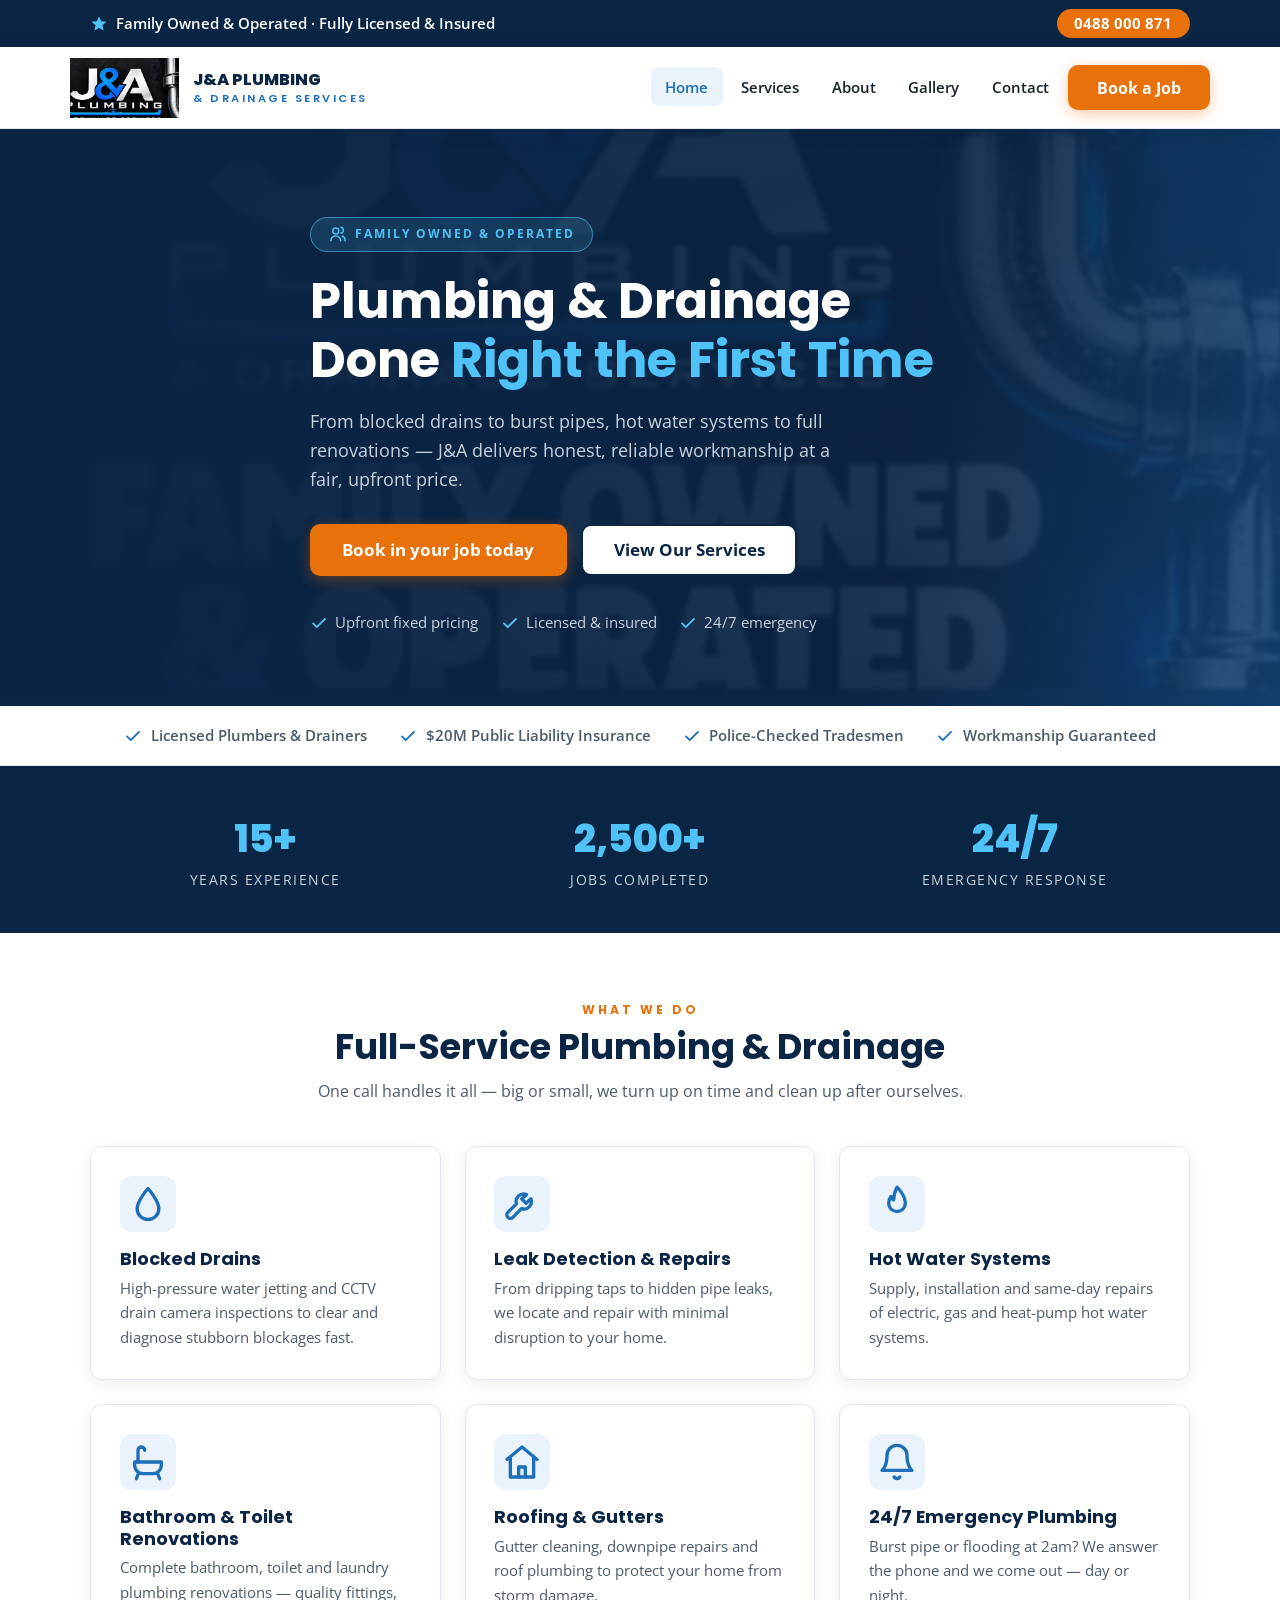
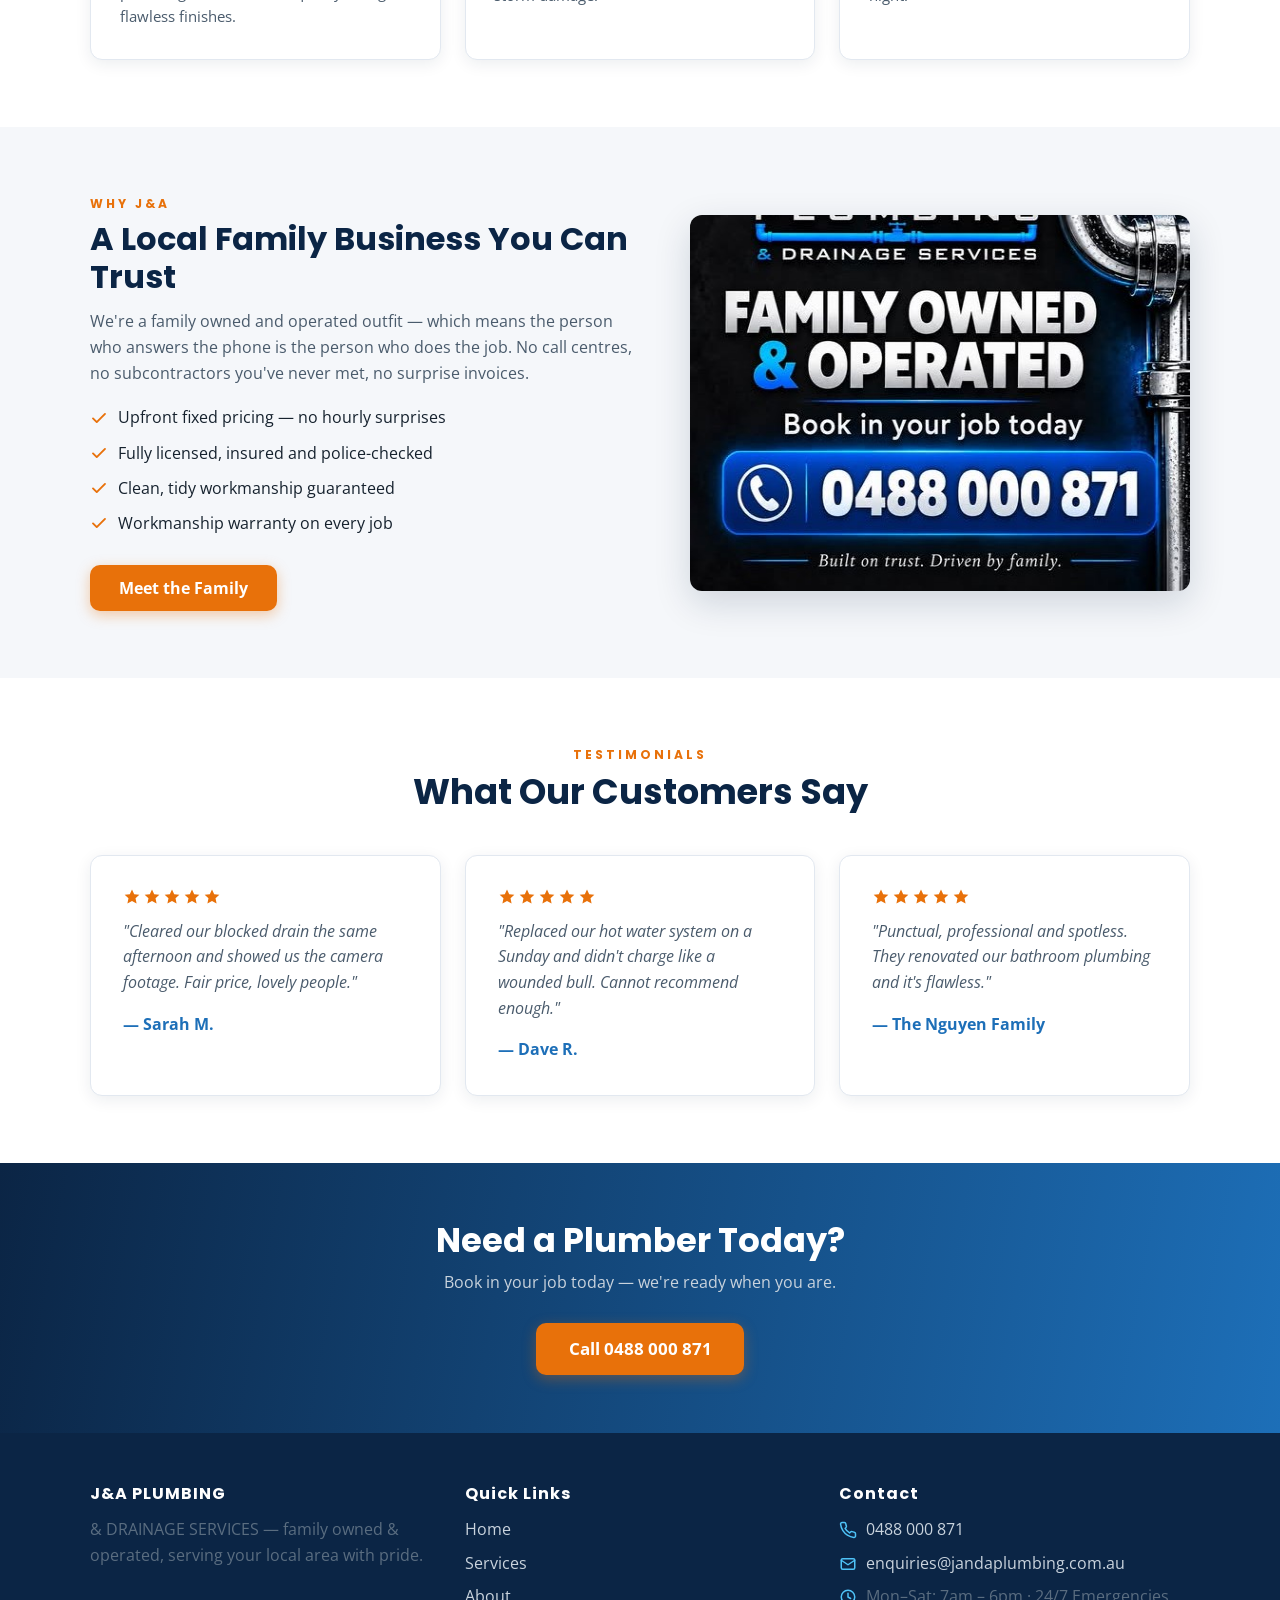
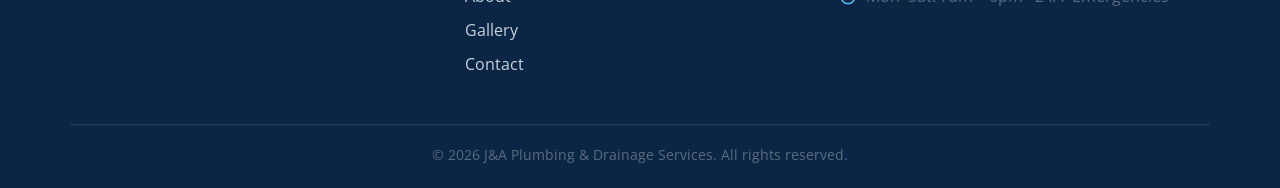
<file: index.html>
<!DOCTYPE html>
<html lang="en">
<head>
<meta charset="UTF-8">
<meta name="viewport" content="width=device-width, initial-scale=1.0">
<title>J&amp;A Plumbing &amp; Drainage Services — Family Owned &amp; Operated</title>
<meta name="description" content="J&A Plumbing & Drainage Services — family owned & operated. Blocked drains, leak repairs, hot water, emergency plumbing. Call 0488 000 871.">
<link rel="stylesheet" href="assets/styles.css">
</head>
<body>
<a class="skip" href="#main">Skip to main content</a>

<div class="topbar">
  <div class="wrap">
    <span class="trust"><svg class="ico ico-sm" aria-hidden="true"><use href="assets/sprite.svg#i-star"/></svg> Family Owned &amp; Operated · Fully Licensed &amp; Insured</span>
    <a class="call" href="tel:0488000871">0488 000 871</a>
  </div>
</div>

<header class="site">
  <div class="wrap nav">
    <a class="brand" href="index.html" aria-label="J&A Plumbing and Drainage Services — home">
      <img src="assets/logo-crop.png" alt="J&A Plumbing & Drainage Services logo">
      <span class="name">J&amp;A PLUMBING<small>&amp; DRAINAGE SERVICES</small></span>
    </a>
    <nav aria-label="Main navigation">
      <ul>
        <li><a class="nl active" href="index.html" aria-current="page">Home</a></li>
        <li><a class="nl" href="services.html">Services</a></li>
        <li><a class="nl" href="about.html">About</a></li>
        <li><a class="nl" href="gallery.html">Gallery</a></li>
        <li><a class="nl" href="contact.html">Contact</a></li>
        <li><a class="btn btn-primary" href="tel:0488000871">Book a Job</a></li>
      </ul>
    </nav>
  </div>
</header>

<section class="hero">
  <img class="bg" src="assets/banner-full.jpg" alt="" aria-hidden="true">
  <div class="wrap inner">
    <span class="kicker"><svg class="ico ico-sm" aria-hidden="true"><use href="assets/sprite.svg#i-users"/></svg> Family Owned &amp; Operated</span>
    <h1>Plumbing &amp; Drainage Done <span>Right the First Time</span></h1>
    <p class="lead">From blocked drains to burst pipes, hot water systems to full renovations — J&amp;A delivers honest, reliable workmanship at a fair, upfront price.</p>
    <div class="actions">
      <a class="btn btn-primary btn-lg" href="tel:0488000871">Book in your job today</a>
      <a class="btn btn-ghost btn-lg" href="services.html">View Our Services</a>
    </div>
    <div class="badges">
      <span><svg class="ico ico-sm" aria-hidden="true"><use href="assets/sprite.svg#i-check"/></svg> Upfront fixed pricing</span>
      <span><svg class="ico ico-sm" aria-hidden="true"><use href="assets/sprite.svg#i-check"/></svg> Licensed &amp; insured</span>
      <span><svg class="ico ico-sm" aria-hidden="true"><use href="assets/sprite.svg#i-check"/></svg> 24/7 emergency</span>
    </div>
  </div>
</section>

<div class="truststrip">
  <div class="wrap">
    <span><svg class="ico ico-sm" aria-hidden="true"><use href="assets/sprite.svg#i-check"/></svg> Licensed Plumbers &amp; Drainers</span>
    <span><svg class="ico ico-sm" aria-hidden="true"><use href="assets/sprite.svg#i-check"/></svg> $20M Public Liability Insurance</span>
    <span><svg class="ico ico-sm" aria-hidden="true"><use href="assets/sprite.svg#i-check"/></svg> Police-Checked Tradesmen</span>
    <span><svg class="ico ico-sm" aria-hidden="true"><use href="assets/sprite.svg#i-check"/></svg> Workmanship Guaranteed</span>
  </div>
</div>

<main id="main">

<section class="stats">
  <div class="wrap grid grid-3">
    <div><div class="num">15+</div><div class="lbl">Years Experience</div></div>
    <div><div class="num">2,500+</div><div class="lbl">Jobs Completed</div></div>
    <div><div class="num">24/7</div><div class="lbl">Emergency Response</div></div>
  </div>
</section>

<section class="block alt">
  <div class="wrap">
    <div class="section-head">
      <div class="eyebrow">What We Do</div>
      <h2>Full-Service Plumbing &amp; Drainage</h2>
      <p>One call handles it all — big or small, we turn up on time and clean up after ourselves.</p>
    </div>
    <div class="grid grid-3">
      <div class="card"><div class="icon"><svg class="ico ico-lg" aria-hidden="true"><use href="assets/sprite.svg#i-drop"/></svg></div><h3>Blocked Drains</h3><p>High-pressure water jetting and CCTV drain camera inspections to clear and diagnose stubborn blockages fast.</p></div>
      <div class="card"><div class="icon"><svg class="ico ico-lg" aria-hidden="true"><use href="assets/sprite.svg#i-wrench"/></svg></div><h3>Leak Detection &amp; Repairs</h3><p>From dripping taps to hidden pipe leaks, we locate and repair with minimal disruption to your home.</p></div>
      <div class="card"><div class="icon"><svg class="ico ico-lg" aria-hidden="true"><use href="assets/sprite.svg#i-flame"/></svg></div><h3>Hot Water Systems</h3><p>Supply, installation and same-day repairs of electric, gas and heat-pump hot water systems.</p></div>
      <div class="card"><div class="icon"><svg class="ico ico-lg" aria-hidden="true"><use href="assets/sprite.svg#i-bath"/></svg></div><h3>Bathroom &amp; Toilet Renovations</h3><p>Complete bathroom, toilet and laundry plumbing renovations — quality fittings, flawless finishes.</p></div>
      <div class="card"><div class="icon"><svg class="ico ico-lg" aria-hidden="true"><use href="assets/sprite.svg#i-house"/></svg></div><h3>Roofing &amp; Gutters</h3><p>Gutter cleaning, downpipe repairs and roof plumbing to protect your home from storm damage.</p></div>
      <div class="card"><div class="icon"><svg class="ico ico-lg" aria-hidden="true"><use href="assets/sprite.svg#i-bell"/></svg></div><h3>24/7 Emergency Plumbing</h3><p>Burst pipe or flooding at 2am? We answer the phone and we come out — day or night.</p></div>
    </div>
  </div>
</section>

<section class="block">
  <div class="wrap split">
    <div>
      <div class="section-head" style="text-align:left;margin:0 0 .4rem;"><div class="eyebrow">Why J&amp;A</div></div>
      <h2 style="font-size:2rem; margin-bottom:.8rem;">A Local Family Business You Can Trust</h2>
      <p style="color:var(--muted);">We're a family owned and operated outfit — which means the person who answers the phone is the person who does the job. No call centres, no subcontractors you've never met, no surprise invoices.</p>
      <ul class="checklist">
        <li><svg class="ico ico-sm" aria-hidden="true"><use href="assets/sprite.svg#i-check"/></svg> Upfront fixed pricing — no hourly surprises</li>
        <li><svg class="ico ico-sm" aria-hidden="true"><use href="assets/sprite.svg#i-check"/></svg> Fully licensed, insured and police-checked</li>
        <li><svg class="ico ico-sm" aria-hidden="true"><use href="assets/sprite.svg#i-check"/></svg> Clean, tidy workmanship guaranteed</li>
        <li><svg class="ico ico-sm" aria-hidden="true"><use href="assets/sprite.svg#i-check"/></svg> Workmanship warranty on every job</li>
      </ul>
      <a class="btn btn-primary" href="about.html">Meet the Family</a>
    </div>
    <div class="imgframe"><img src="assets/banner-wide.jpg" alt="J&A Plumbing & Drainage Services branded banner" loading="lazy" width="526" height="376"></div>
  </div>
</section>

<section class="block alt">
  <div class="wrap">
    <div class="section-head">
      <div class="eyebrow">Testimonials</div>
      <h2>What Our Customers Say</h2>
    </div>
    <div class="grid grid-3">
      <div class="quote"><div class="stars" aria-label="5 out of 5 stars"><svg class="ico ico-sm" aria-hidden="true"><use href="assets/sprite.svg#i-star"/></svg><svg class="ico ico-sm" aria-hidden="true"><use href="assets/sprite.svg#i-star"/></svg><svg class="ico ico-sm" aria-hidden="true"><use href="assets/sprite.svg#i-star"/></svg><svg class="ico ico-sm" aria-hidden="true"><use href="assets/sprite.svg#i-star"/></svg><svg class="ico ico-sm" aria-hidden="true"><use href="assets/sprite.svg#i-star"/></svg></div><p>"Cleared our blocked drain the same afternoon and showed us the camera footage. Fair price, lovely people."</p><cite>— Sarah M.</cite></div>
      <div class="quote"><div class="stars" aria-label="5 out of 5 stars"><svg class="ico ico-sm" aria-hidden="true"><use href="assets/sprite.svg#i-star"/></svg><svg class="ico ico-sm" aria-hidden="true"><use href="assets/sprite.svg#i-star"/></svg><svg class="ico ico-sm" aria-hidden="true"><use href="assets/sprite.svg#i-star"/></svg><svg class="ico ico-sm" aria-hidden="true"><use href="assets/sprite.svg#i-star"/></svg><svg class="ico ico-sm" aria-hidden="true"><use href="assets/sprite.svg#i-star"/></svg></div><p>"Replaced our hot water system on a Sunday and didn't charge like a wounded bull. Cannot recommend enough."</p><cite>— Dave R.</cite></div>
      <div class="quote"><div class="stars" aria-label="5 out of 5 stars"><svg class="ico ico-sm" aria-hidden="true"><use href="assets/sprite.svg#i-star"/></svg><svg class="ico ico-sm" aria-hidden="true"><use href="assets/sprite.svg#i-star"/></svg><svg class="ico ico-sm" aria-hidden="true"><use href="assets/sprite.svg#i-star"/></svg><svg class="ico ico-sm" aria-hidden="true"><use href="assets/sprite.svg#i-star"/></svg><svg class="ico ico-sm" aria-hidden="true"><use href="assets/sprite.svg#i-star"/></svg></div><p>"Punctual, professional and spotless. They renovated our bathroom plumbing and it's flawless."</p><cite>— The Nguyen Family</cite></div>
    </div>
  </div>
</section>

</main>

<div class="cta-band">
  <div class="wrap">
    <h2>Need a Plumber Today?</h2>
    <p>Book in your job today — we're ready when you are.</p>
    <a class="btn btn-primary btn-lg" href="tel:0488000871">Call 0488 000 871</a>
  </div>
</div>

<div class="mobile-cta">
  <a class="btn btn-primary" href="tel:0488000871">Book a Job — 0488 000 871</a>
  <a class="btn btn-ghost" href="contact.html">Get a Quote</a>
</div>

<footer class="site">
  <div class="wrap grid grid-3">
    <div>
      <h4>J&amp;A PLUMBING</h4>
      <p>&amp; DRAINAGE SERVICES — family owned &amp; operated, serving your local area with pride.</p>
    </div>
    <div>
      <h4>Quick Links</h4>
      <ul>
        <li><a href="index.html">Home</a></li>
        <li><a href="services.html">Services</a></li>
        <li><a href="about.html">About</a></li>
        <li><a href="gallery.html">Gallery</a></li>
        <li><a href="contact.html">Contact</a></li>
      </ul>
    </div>
    <div>
      <h4>Contact</h4>
      <ul>
        <li><svg class="ico ico-sm" aria-hidden="true"><use href="assets/sprite.svg#i-phone"/></svg> <a href="tel:0488000871">0488 000 871</a></li>
        <li><svg class="ico ico-sm" aria-hidden="true"><use href="assets/sprite.svg#i-mail"/></svg> <a href="mailto:enquiries@jandaplumbing.com.au">enquiries@jandaplumbing.com.au</a></li>
        <li><svg class="ico ico-sm" aria-hidden="true"><use href="assets/sprite.svg#i-clock"/></svg> Mon–Sat: 7am – 6pm · 24/7 Emergencies</li>
      </ul>
    </div>
  </div>
  <div class="wrap legal">© 2026 J&amp;A Plumbing &amp; Drainage Services. All rights reserved.</div>
</footer>

</body>
</html>
</file>
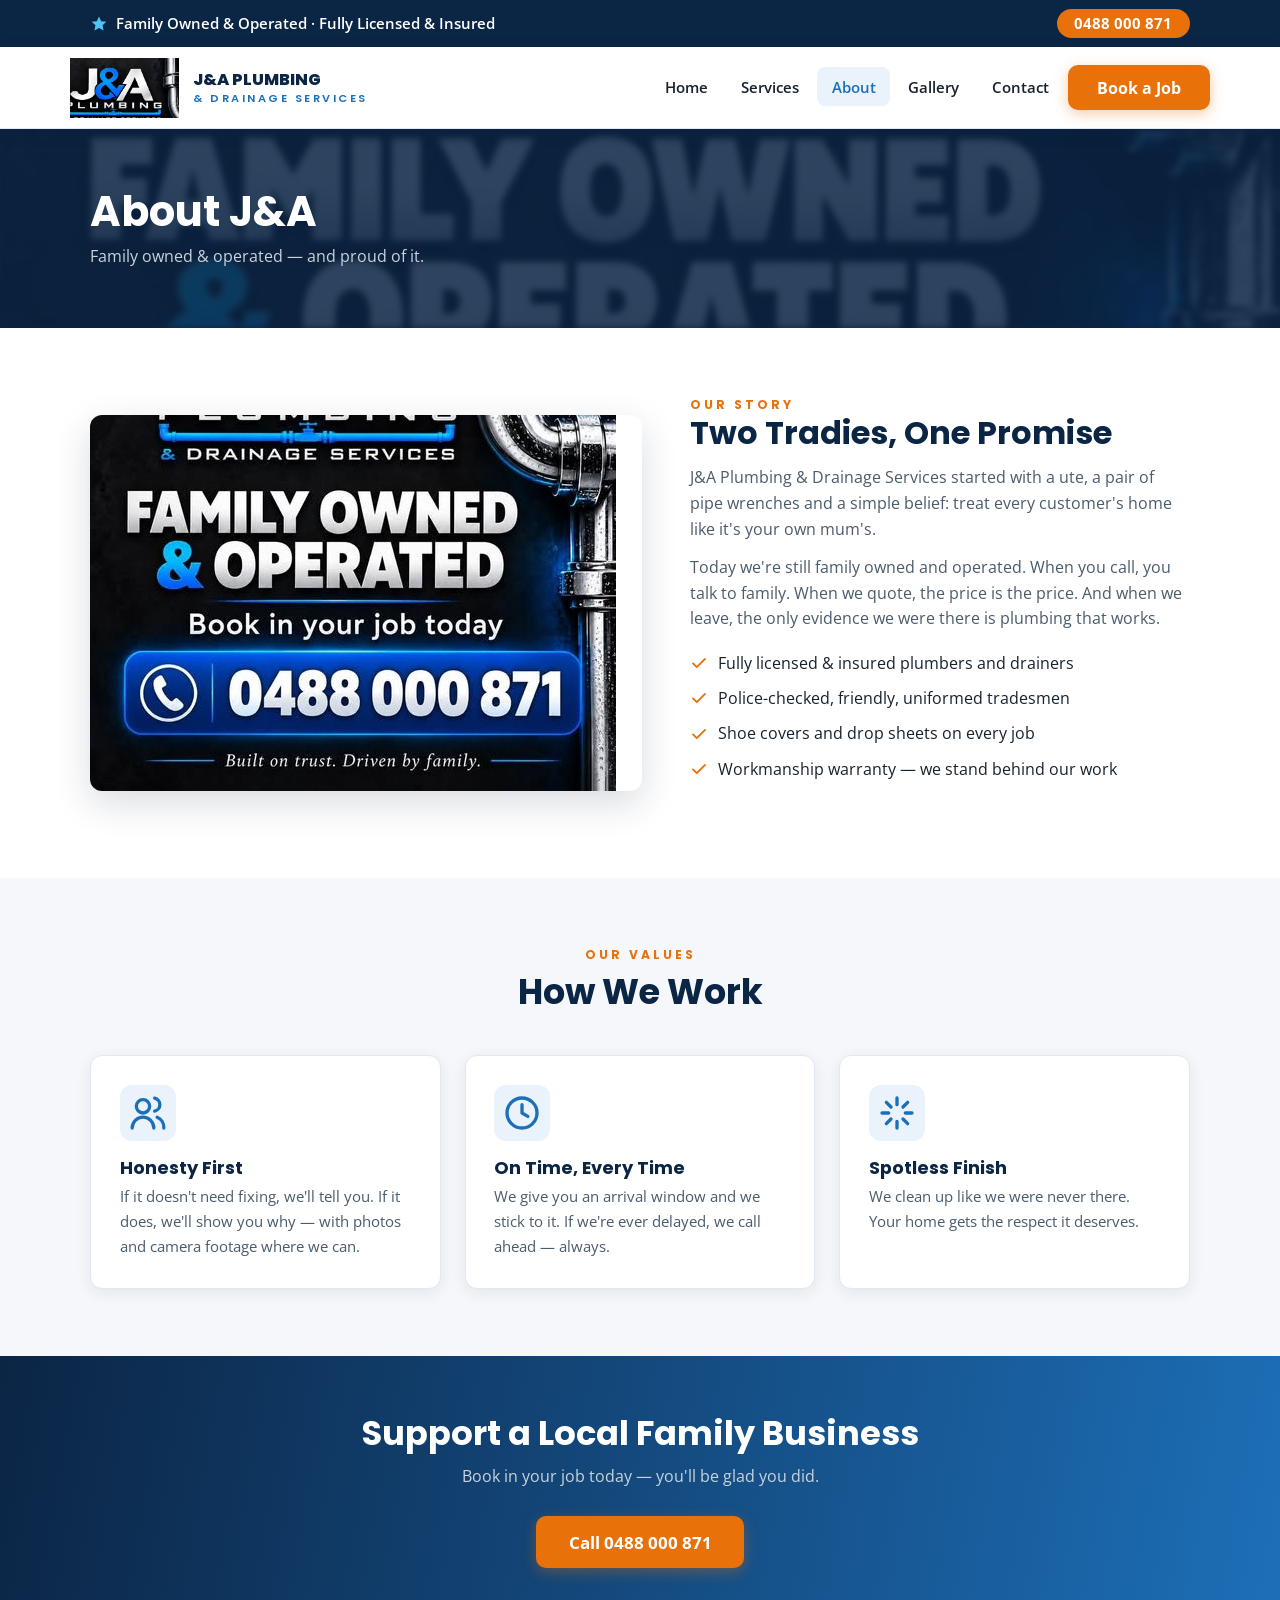
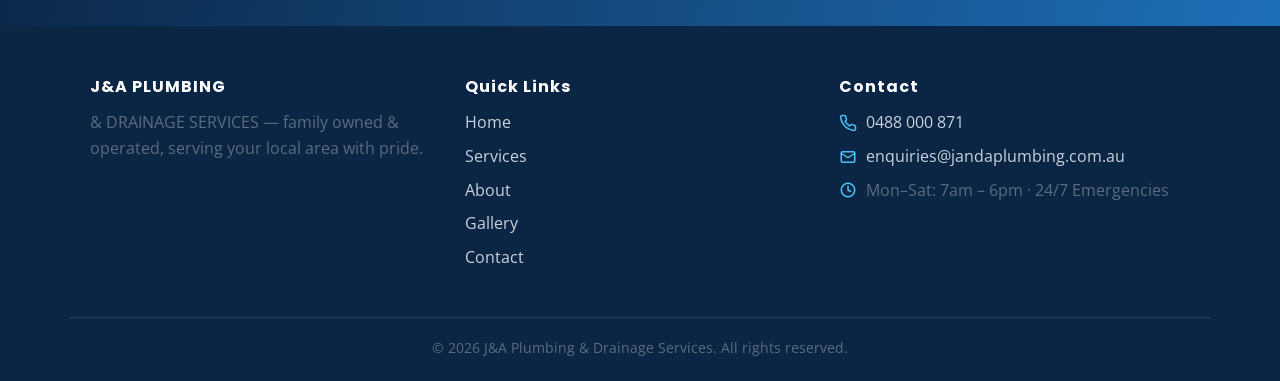
<file: about.html>
<!DOCTYPE html>
<html lang="en">
<head>
<meta charset="UTF-8">
<meta name="viewport" content="width=device-width, initial-scale=1.0">
<title>About Us — J&amp;A Plumbing &amp; Drainage Services</title>
<link rel="stylesheet" href="assets/styles.css">
</head>
<body>
<a class="skip" href="#main">Skip to main content</a>

<div class="topbar">
  <div class="wrap">
    <span class="trust"><svg class="ico ico-sm" aria-hidden="true"><use href="assets/sprite.svg#i-star"/></svg> Family Owned &amp; Operated · Fully Licensed &amp; Insured</span>
    <a class="call" href="tel:0488000871">0488 000 871</a>
  </div>
</div>

<header class="site">
  <div class="wrap nav">
    <a class="brand" href="index.html" aria-label="J&A Plumbing and Drainage Services — home">
      <img src="assets/logo-crop.png" alt="J&A Plumbing & Drainage Services logo">
      <span class="name">J&amp;A PLUMBING<small>&amp; DRAINAGE SERVICES</small></span>
    </a>
    <nav aria-label="Main navigation">
      <ul>
        <li><a class="nl" href="index.html">Home</a></li>
        <li><a class="nl" href="services.html">Services</a></li>
        <li><a class="nl active" href="about.html" aria-current="page">About</a></li>
        <li><a class="nl" href="gallery.html">Gallery</a></li>
        <li><a class="nl" href="contact.html">Contact</a></li>
        <li><a class="btn btn-primary" href="tel:0488000871">Book a Job</a></li>
      </ul>
    </nav>
  </div>
</header>

<main id="main">

<section class="page-hero">
  <img class="bg" src="assets/banner-full.jpg" alt="" aria-hidden="true" loading="lazy">
  <div class="wrap inner">
    <h1>About J&amp;A</h1>
    <p>Family owned &amp; operated — and proud of it.</p>
  </div>
</section>

<section class="block alt">
  <div class="wrap split">
    <div class="imgframe"><img src="assets/banner-wide.jpg" alt="J&A Plumbing & Drainage branded banner" loading="lazy" width="526" height="376"></div>
    <div>
      <div class="eyebrow" style="color:var(--orange);font-weight:700;letter-spacing:3px;font-size:.76rem;text-transform:uppercase;font-family:Poppins,sans-serif;">Our Story</div>
      <h2 style="font-size:2rem; margin-bottom:.8rem;">Two Tradies, One Promise</h2>
      <p style="color:var(--muted);">J&amp;A Plumbing &amp; Drainage Services started with a ute, a pair of pipe wrenches and a simple belief: treat every customer's home like it's your own mum's.</p>
      <p style="color:var(--muted);margin-top: .8rem;">Today we're still family owned and operated. When you call, you talk to family. When we quote, the price is the price. And when we leave, the only evidence we were there is plumbing that works.</p>
      <ul class="checklist">
        <li><svg class="ico ico-sm" aria-hidden="true"><use href="assets/sprite.svg#i-check"/></svg> Fully licensed &amp; insured plumbers and drainers</li>
        <li><svg class="ico ico-sm" aria-hidden="true"><use href="assets/sprite.svg#i-check"/></svg> Police-checked, friendly, uniformed tradesmen</li>
        <li><svg class="ico ico-sm" aria-hidden="true"><use href="assets/sprite.svg#i-check"/></svg> Shoe covers and drop sheets on every job</li>
        <li><svg class="ico ico-sm" aria-hidden="true"><use href="assets/sprite.svg#i-check"/></svg> Workmanship warranty — we stand behind our work</li>
      </ul>
    </div>
  </div>
</section>

<section class="block">
  <div class="wrap">
    <div class="section-head">
      <div class="eyebrow">Our Values</div>
      <h2>How We Work</h2>
    </div>
    <div class="grid grid-3">
      <div class="card"><div class="icon"><svg class="ico ico-lg" aria-hidden="true"><use href="assets/sprite.svg#i-users"/></svg></div><h3>Honesty First</h3><p>If it doesn't need fixing, we'll tell you. If it does, we'll show you why — with photos and camera footage where we can.</p></div>
      <div class="card"><div class="icon"><svg class="ico ico-lg" aria-hidden="true"><use href="assets/sprite.svg#i-clock"/></svg></div><h3>On Time, Every Time</h3><p>We give you an arrival window and we stick to it. If we're ever delayed, we call ahead — always.</p></div>
      <div class="card"><div class="icon"><svg class="ico ico-lg" aria-hidden="true"><use href="assets/sprite.svg#i-sparkle"/></svg></div><h3>Spotless Finish</h3><p>We clean up like we were never there. Your home gets the respect it deserves.</p></div>
    </div>
  </div>
</section>

<div class="cta-band">
  <div class="wrap">
    <h2>Support a Local Family Business</h2>
    <p>Book in your job today — you'll be glad you did.</p>
    <a class="btn btn-primary btn-lg" href="tel:0488000871">Call 0488 000 871</a>
  </div>
</div>

</main>

<div class="mobile-cta">
  <a class="btn btn-primary" href="tel:0488000871">Book a Job — 0488 000 871</a>
  <a class="btn btn-ghost" href="contact.html">Get a Quote</a>
</div>

<footer class="site">
  <div class="wrap grid grid-3">
    <div><h4>J&amp;A PLUMBING</h4><p>&amp; DRAINAGE SERVICES — family owned &amp; operated, serving your local area with pride.</p></div>
    <div>
      <h4>Quick Links</h4>
      <ul>
        <li><a href="index.html">Home</a></li>
        <li><a href="services.html">Services</a></li>
        <li><a href="about.html">About</a></li>
        <li><a href="gallery.html">Gallery</a></li>
        <li><a href="contact.html">Contact</a></li>
      </ul>
    </div>
    <div>
      <h4>Contact</h4>
      <ul>
        <li><svg class="ico ico-sm" aria-hidden="true"><use href="assets/sprite.svg#i-phone"/></svg> <a href="tel:0488000871">0488 000 871</a></li>
        <li><svg class="ico ico-sm" aria-hidden="true"><use href="assets/sprite.svg#i-mail"/></svg> <a href="mailto:enquiries@jandaplumbing.com.au">enquiries@jandaplumbing.com.au</a></li>
        <li><svg class="ico ico-sm" aria-hidden="true"><use href="assets/sprite.svg#i-clock"/></svg> Mon–Sat: 7am – 6pm · 24/7 Emergencies</li>
      </ul>
    </div>
  </div>
  <div class="wrap legal">© 2026 J&amp;A Plumbing &amp; Drainage Services. All rights reserved.</div>
</footer>

</body>
</html>
</file>
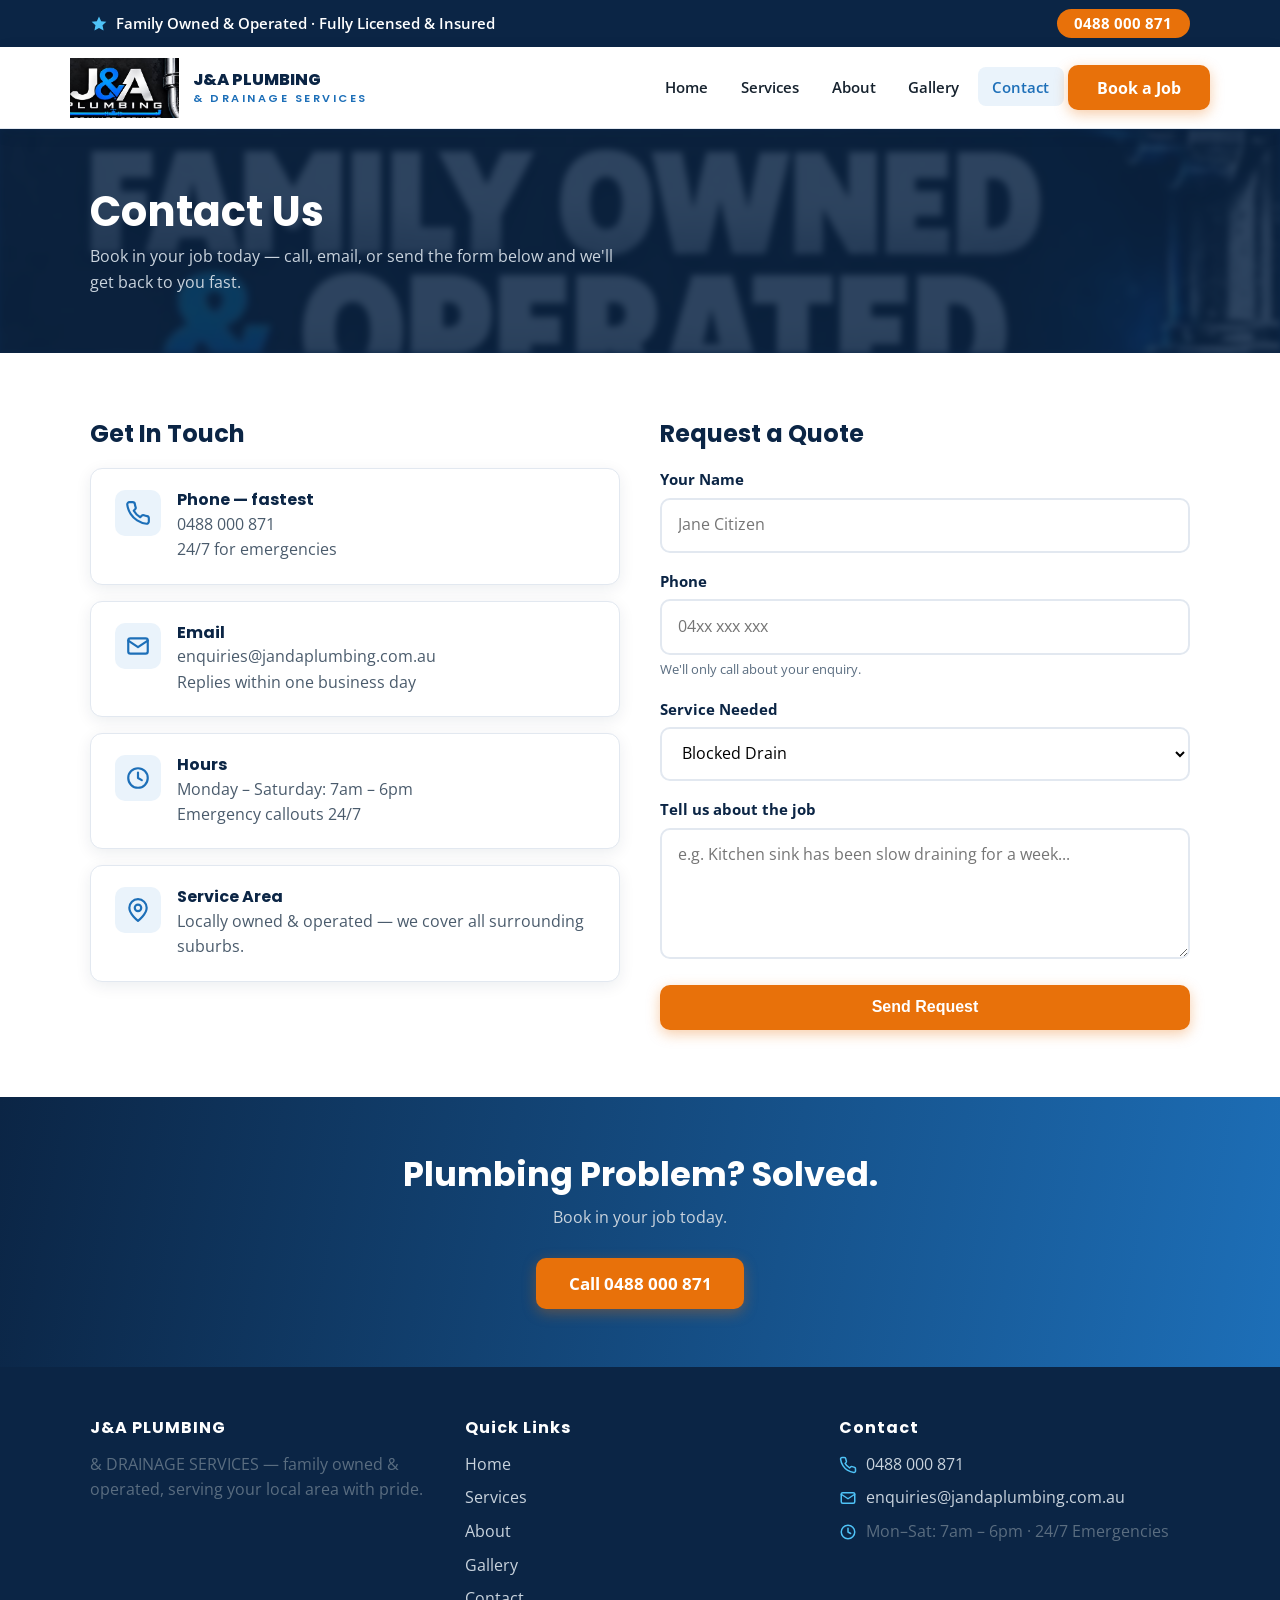
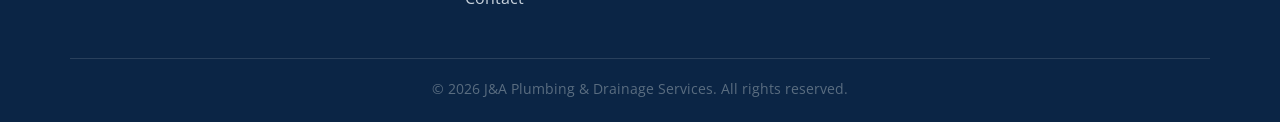
<file: contact.html>
<!DOCTYPE html>
<html lang="en">
<head>
<meta charset="UTF-8">
<meta name="viewport" content="width=device-width, initial-scale=1.0">
<title>Contact — J&amp;A Plumbing &amp; Drainage Services</title>
<link rel="stylesheet" href="assets/styles.css">
</head>
<body>
<a class="skip" href="#main">Skip to main content</a>

<div class="topbar">
  <div class="wrap">
    <span class="trust"><svg class="ico ico-sm" aria-hidden="true"><use href="assets/sprite.svg#i-star"/></svg> Family Owned &amp; Operated · Fully Licensed &amp; Insured</span>
    <a class="call" href="tel:0488000871">0488 000 871</a>
  </div>
</div>

<header class="site">
  <div class="wrap nav">
    <a class="brand" href="index.html" aria-label="J&A Plumbing and Drainage Services — home">
      <img src="assets/logo-crop.png" alt="J&A Plumbing & Drainage Services logo">
      <span class="name">J&amp;A PLUMBING<small>&amp; DRAINAGE SERVICES</small></span>
    </a>
    <nav aria-label="Main navigation">
      <ul>
        <li><a class="nl" href="index.html">Home</a></li>
        <li><a class="nl" href="services.html">Services</a></li>
        <li><a class="nl" href="about.html">About</a></li>
        <li><a class="nl" href="gallery.html">Gallery</a></li>
        <li><a class="nl active" href="contact.html" aria-current="page">Contact</a></li>
        <li><a class="btn btn-primary" href="tel:0488000871">Book a Job</a></li>
      </ul>
    </nav>
  </div>
</header>

<main id="main">

<section class="page-hero">
  <img class="bg" src="assets/banner-full.jpg" alt="" aria-hidden="true" loading="lazy">
  <div class="wrap inner">
    <h1>Contact Us</h1>
    <p>Book in your job today — call, email, or send the form below and we'll get back to you fast.</p>
  </div>
</section>

<section class="block alt">
  <div class="wrap contact-grid">
    <div>
      <h2 style="margin-bottom:1.2rem;">Get In Touch</h2>
      <div class="contact-card"><div class="icon"><svg class="ico" aria-hidden="true"><use href="assets/sprite.svg#i-phone"/></svg></div><div><h4>Phone — fastest</h4><a href="tel:0488000871">0488 000 871</a><br><span>24/7 for emergencies</span></div></div>
      <div class="contact-card"><div class="icon"><svg class="ico" aria-hidden="true"><use href="assets/sprite.svg#i-mail"/></svg></div><div><h4>Email</h4><a href="mailto:enquiries@jandaplumbing.com.au">enquiries@jandaplumbing.com.au</a><br><span>Replies within one business day</span></div></div>
      <div class="contact-card"><div class="icon"><svg class="ico" aria-hidden="true"><use href="assets/sprite.svg#i-clock"/></svg></div><div><h4>Hours</h4><span>Monday – Saturday: 7am – 6pm<br>Emergency callouts 24/7</span></div></div>
      <div class="contact-card"><div class="icon"><svg class="ico" aria-hidden="true"><use href="assets/sprite.svg#i-pin"/></svg></div><div><h4>Service Area</h4><span>Locally owned &amp; operated — we cover all surrounding suburbs.</span></div></div>
    </div>
    <div>
      <h2 style="margin-bottom:1.2rem;">Request a Quote</h2>
      <form onsubmit="event.preventDefault(); alert('Thanks! Your request has been noted — for fastest service call 0488 000 871.'); this.reset();">
        <div class="field"><label for="name">Your Name</label><input id="name" name="name" type="text" required autocomplete="name" placeholder="Jane Citizen"></div>
        <div class="field"><label for="phone">Phone</label><input id="phone" name="phone" type="tel" required autocomplete="tel" placeholder="04xx xxx xxx"><p class="hint">We'll only call about your enquiry.</p></div>
        <div class="field"><label for="service">Service Needed</label>
          <select id="service" name="service">
            <option>Blocked Drain</option>
            <option>Emergency / Burst Pipe</option>
            <option>Hot Water System</option>
            <option>Leak Detection</option>
            <option>Bathroom / Kitchen Renovation</option>
            <option>Roofing &amp; Gutters</option>
            <option>Other</option>
          </select>
        </div>
        <div class="field"><label for="msg">Tell us about the job</label><textarea id="msg" name="message" rows="4" placeholder="e.g. Kitchen sink has been slow draining for a week..."></textarea></div>
        <button class="btn btn-primary" type="submit" style="width:100%; justify-content:center;">Send Request</button>
      </form>
    </div>
  </div>
</section>

<div class="cta-band">
  <div class="wrap">
    <h2>Plumbing Problem? Solved.</h2>
    <p>Book in your job today.</p>
    <a class="btn btn-primary btn-lg" href="tel:0488000871">Call 0488 000 871</a>
  </div>
</div>

</main>

<div class="mobile-cta">
  <a class="btn btn-primary" href="tel:0488000871">Book a Job — 0488 000 871</a>
  <a class="btn btn-ghost" href="contact.html">Get a Quote</a>
</div>

<footer class="site">
  <div class="wrap grid grid-3">
    <div><h4>J&amp;A PLUMBING</h4><p>&amp; DRAINAGE SERVICES — family owned &amp; operated, serving your local area with pride.</p></div>
    <div>
      <h4>Quick Links</h4>
      <ul>
        <li><a href="index.html">Home</a></li>
        <li><a href="services.html">Services</a></li>
        <li><a href="about.html">About</a></li>
        <li><a href="gallery.html">Gallery</a></li>
        <li><a href="contact.html">Contact</a></li>
      </ul>
    </div>
    <div>
      <h4>Contact</h4>
      <ul>
        <li><svg class="ico ico-sm" aria-hidden="true"><use href="assets/sprite.svg#i-phone"/></svg> <a href="tel:0488000871">0488 000 871</a></li>
        <li><svg class="ico ico-sm" aria-hidden="true"><use href="assets/sprite.svg#i-mail"/></svg> <a href="mailto:enquiries@jandaplumbing.com.au">enquiries@jandaplumbing.com.au</a></li>
        <li><svg class="ico ico-sm" aria-hidden="true"><use href="assets/sprite.svg#i-clock"/></svg> Mon–Sat: 7am – 6pm · 24/7 Emergencies</li>
      </ul>
    </div>
  </div>
  <div class="wrap legal">© 2026 J&amp;A Plumbing &amp; Drainage Services. All rights reserved.</div>
</footer>

</body>
</html>
</file>
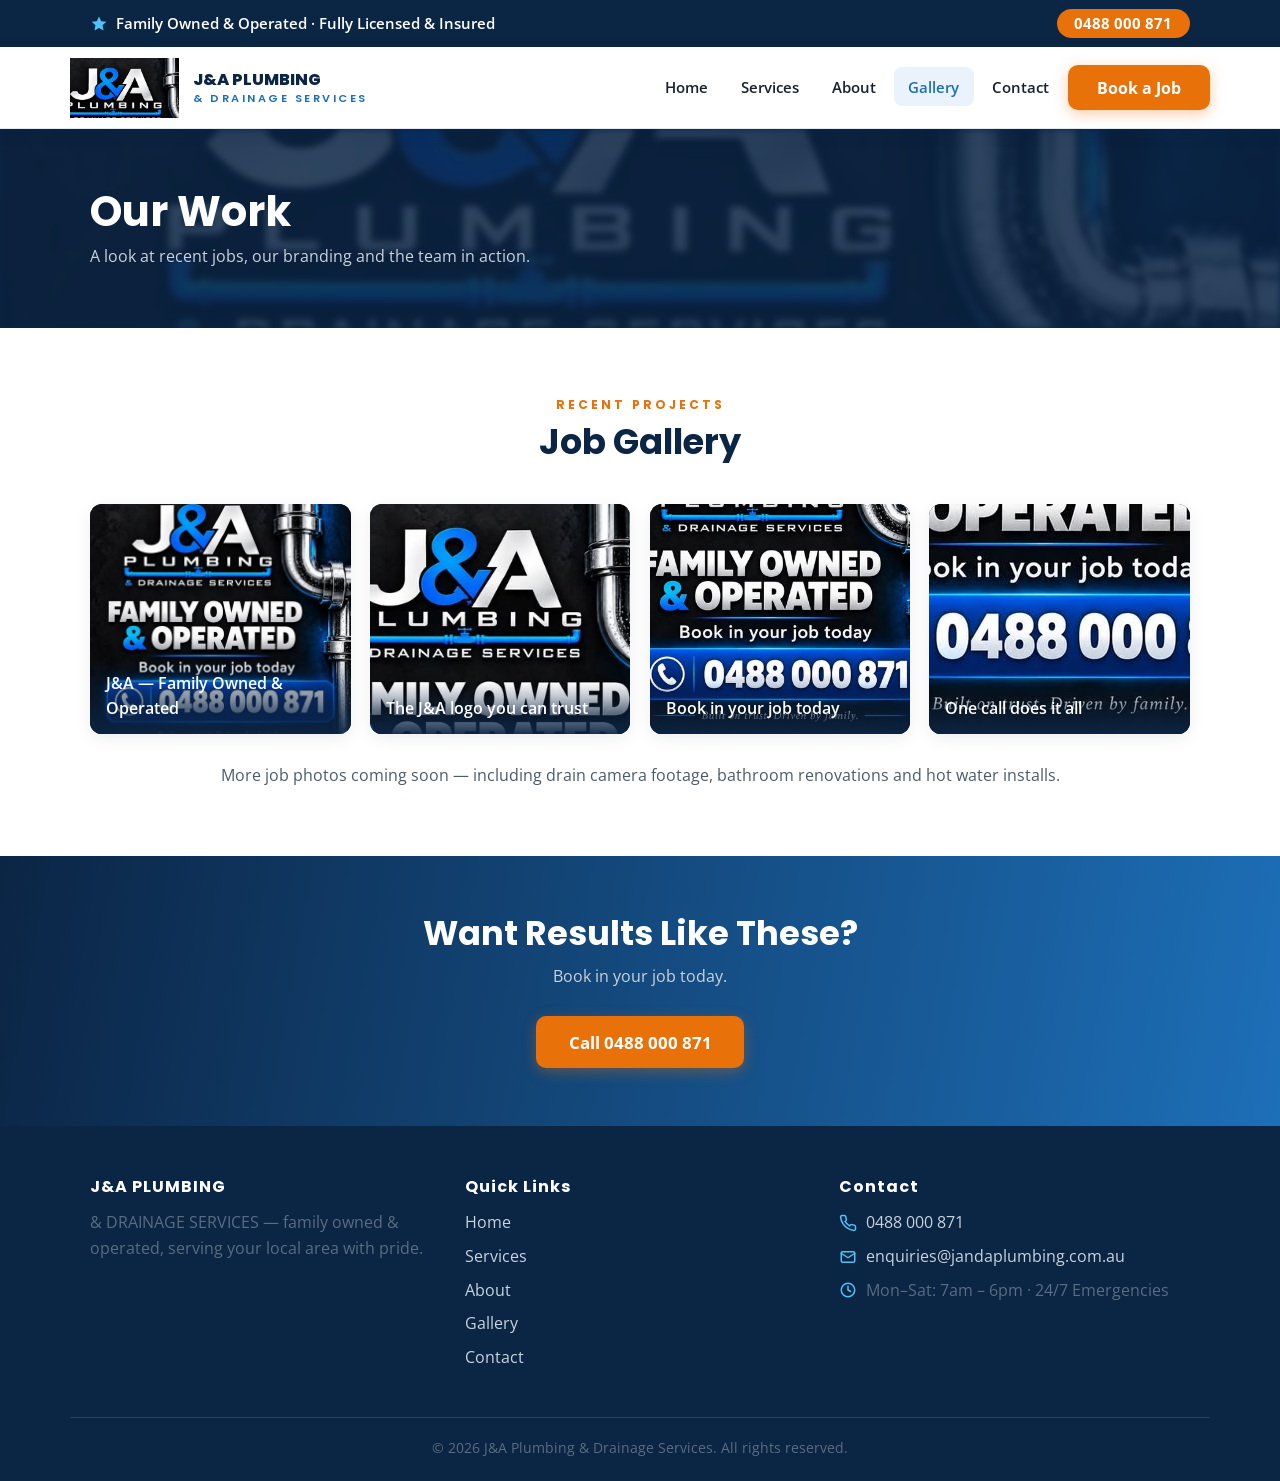
<file: gallery.html>
<!DOCTYPE html>
<html lang="en">
<head>
<meta charset="UTF-8">
<meta name="viewport" content="width=device-width, initial-scale=1.0">
<title>Gallery — J&amp;A Plumbing &amp; Drainage Services</title>
<link rel="stylesheet" href="assets/styles.css">
</head>
<body>
<a class="skip" href="#main">Skip to main content</a>

<div class="topbar">
  <div class="wrap">
    <span class="trust"><svg class="ico ico-sm" aria-hidden="true"><use href="assets/sprite.svg#i-star"/></svg> Family Owned &amp; Operated · Fully Licensed &amp; Insured</span>
    <a class="call" href="tel:0488000871">0488 000 871</a>
  </div>
</div>

<header class="site">
  <div class="wrap nav">
    <a class="brand" href="index.html" aria-label="J&A Plumbing and Drainage Services — home">
      <img src="assets/logo-crop.png" alt="J&A Plumbing & Drainage Services logo">
      <span class="name">J&amp;A PLUMBING<small>&amp; DRAINAGE SERVICES</small></span>
    </a>
    <nav aria-label="Main navigation">
      <ul>
        <li><a class="nl" href="index.html">Home</a></li>
        <li><a class="nl" href="services.html">Services</a></li>
        <li><a class="nl" href="about.html">About</a></li>
        <li><a class="nl active" href="gallery.html" aria-current="page">Gallery</a></li>
        <li><a class="nl" href="contact.html">Contact</a></li>
        <li><a class="btn btn-primary" href="tel:0488000871">Book a Job</a></li>
      </ul>
    </nav>
  </div>
</header>

<main id="main">

<section class="page-hero">
  <img class="bg" src="assets/banner-top.jpg" alt="" aria-hidden="true" loading="lazy">
  <div class="wrap inner">
    <h1>Our Work</h1>
    <p>A look at recent jobs, our branding and the team in action.</p>
  </div>
</section>

<section class="block alt">
  <div class="wrap">
    <div class="section-head">
      <div class="eyebrow">Recent Projects</div>
      <h2>Job Gallery</h2>
    </div>
    <div class="gallery-grid">
      <figure><img src="assets/banner-full.jpg" alt="J&A branded signage with the family owned and operated message" loading="lazy" width="526" height="526"><figcaption>J&amp;A — Family Owned &amp; Operated</figcaption></figure>
      <figure><img src="assets/banner-top.jpg" alt="The J&A logo banner in navy blue and silver" loading="lazy" width="526" height="292"><figcaption>The J&amp;A logo you can trust</figcaption></figure>
      <figure><img src="assets/banner-wide.jpg" alt="Banner encouraging customers to book in their job today" loading="lazy" width="526" height="376"><figcaption>Book in your job today</figcaption></figure>
      <figure><img src="assets/banner-bottom.jpg" alt="Contact details banner for J&A Plumbing" loading="lazy" width="526" height="230"><figcaption>One call does it all</figcaption></figure>
    </div>
    <p style="text-align:center;color:var(--muted);margin-top:1.8rem;">More job photos coming soon — including drain camera footage, bathroom renovations and hot water installs.</p>
  </div>
</section>

<div class="cta-band">
  <div class="wrap">
    <h2>Want Results Like These?</h2>
    <p>Book in your job today.</p>
    <a class="btn btn-primary btn-lg" href="tel:0488000871">Call 0488 000 871</a>
  </div>
</div>

</main>

<div class="mobile-cta">
  <a class="btn btn-primary" href="tel:0488000871">Book a Job — 0488 000 871</a>
  <a class="btn btn-ghost" href="contact.html">Get a Quote</a>
</div>

<footer class="site">
  <div class="wrap grid grid-3">
    <div><h4>J&amp;A PLUMBING</h4><p>&amp; DRAINAGE SERVICES — family owned &amp; operated, serving your local area with pride.</p></div>
    <div>
      <h4>Quick Links</h4>
      <ul>
        <li><a href="index.html">Home</a></li>
        <li><a href="services.html">Services</a></li>
        <li><a href="about.html">About</a></li>
        <li><a href="gallery.html">Gallery</a></li>
        <li><a href="contact.html">Contact</a></li>
      </ul>
    </div>
    <div>
      <h4>Contact</h4>
      <ul>
        <li><svg class="ico ico-sm" aria-hidden="true"><use href="assets/sprite.svg#i-phone"/></svg> <a href="tel:0488000871">0488 000 871</a></li>
        <li><svg class="ico ico-sm" aria-hidden="true"><use href="assets/sprite.svg#i-mail"/></svg> <a href="mailto:enquiries@jandaplumbing.com.au">enquiries@jandaplumbing.com.au</a></li>
        <li><svg class="ico ico-sm" aria-hidden="true"><use href="assets/sprite.svg#i-clock"/></svg> Mon–Sat: 7am – 6pm · 24/7 Emergencies</li>
      </ul>
    </div>
  </div>
  <div class="wrap legal">© 2026 J&amp;A Plumbing &amp; Drainage Services. All rights reserved.</div>
</footer>

</body>
</html>
</file>
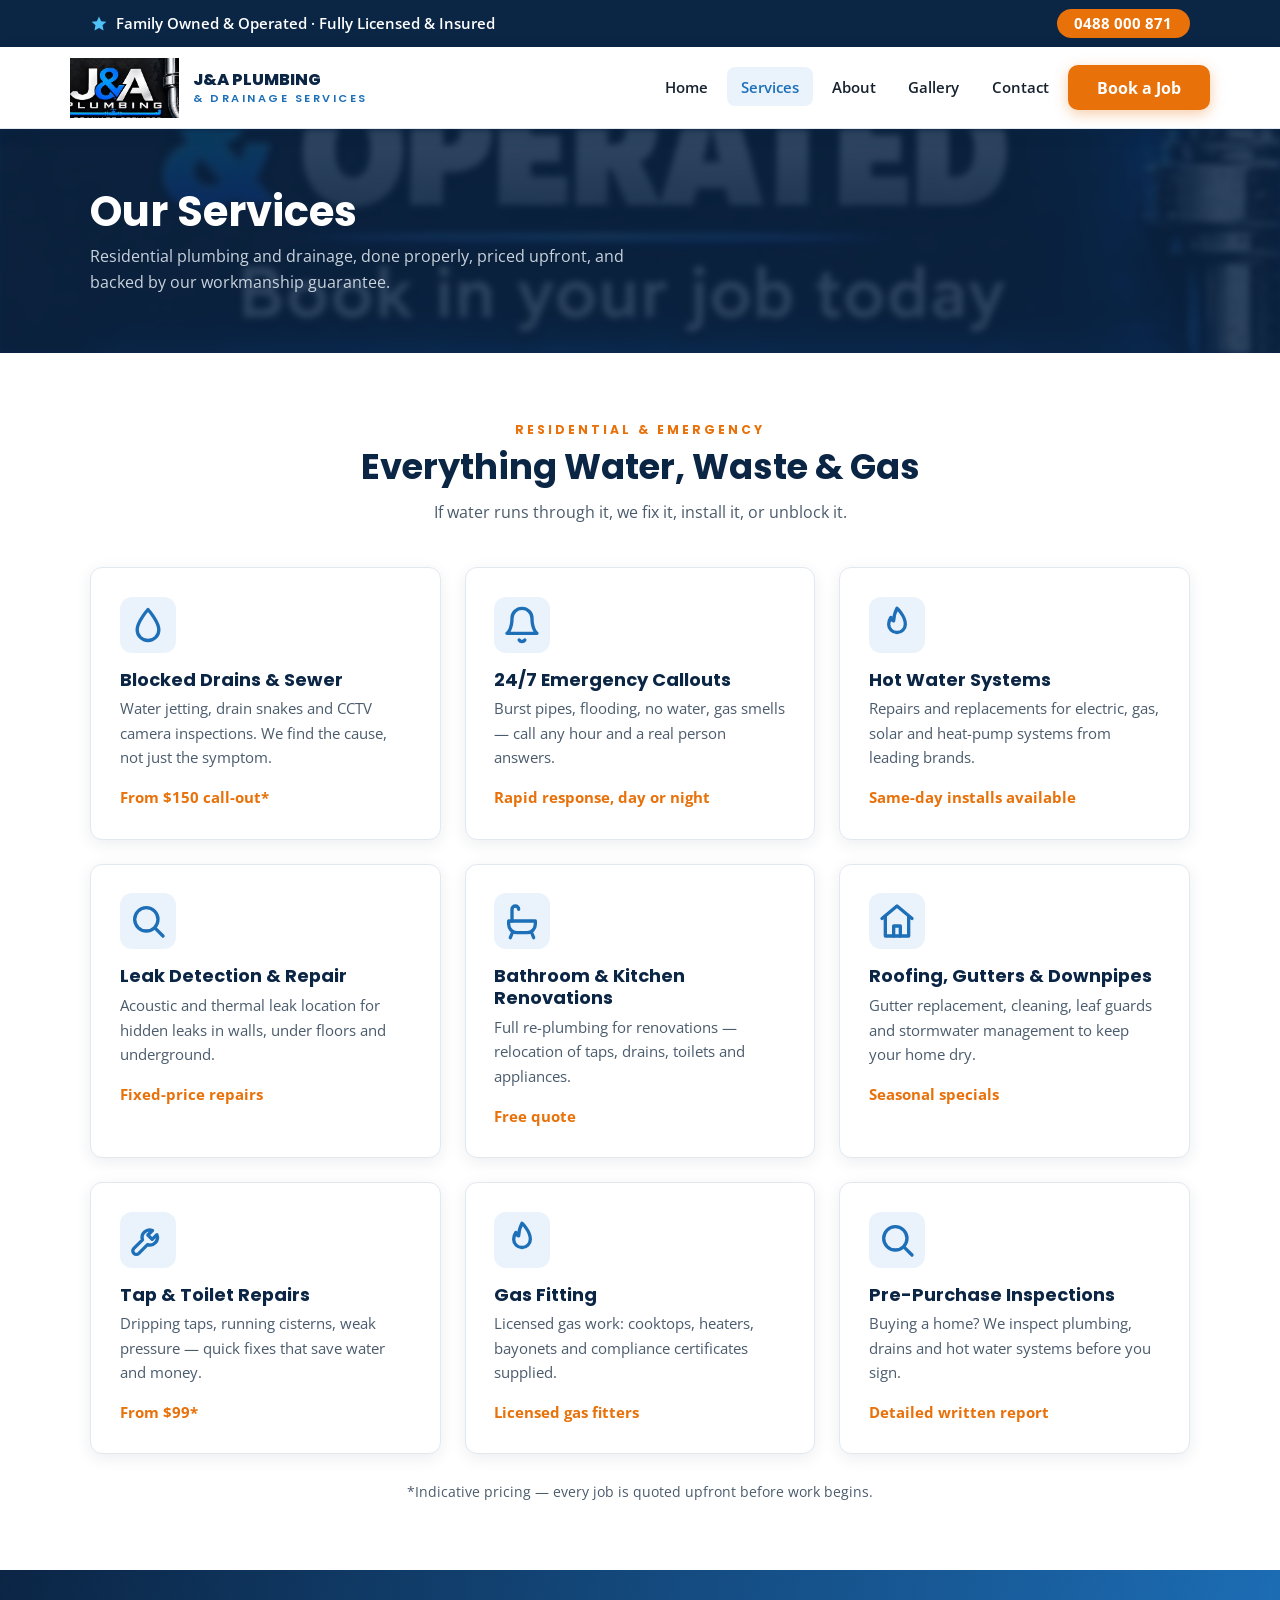
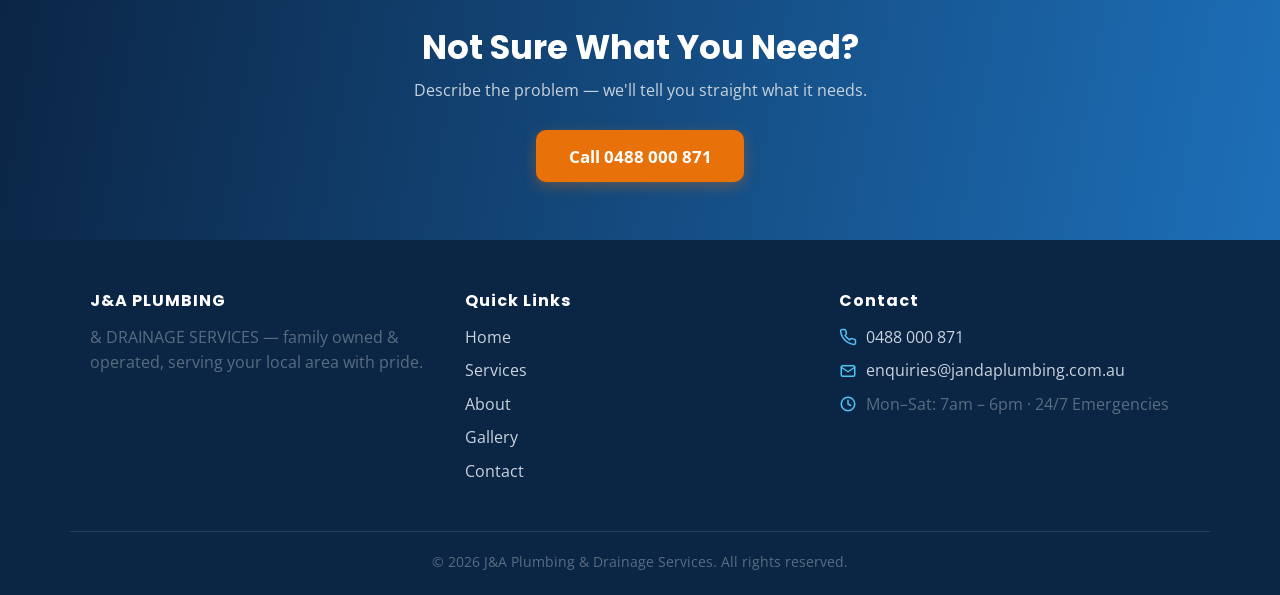
<file: services.html>
<!DOCTYPE html>
<html lang="en">
<head>
<meta charset="UTF-8">
<meta name="viewport" content="width=device-width, initial-scale=1.0">
<title>Services — J&amp;A Plumbing &amp; Drainage Services</title>
<meta name="description" content="Blocked drains, emergency plumbing, hot water systems, leak detection, renovations, gas fitting — J&A Plumbing & Drainage Services. Call 0488 000 871.">
<link rel="stylesheet" href="assets/styles.css">
</head>
<body>
<a class="skip" href="#main">Skip to main content</a>

<div class="topbar">
  <div class="wrap">
    <span class="trust"><svg class="ico ico-sm" aria-hidden="true"><use href="assets/sprite.svg#i-star"/></svg> Family Owned &amp; Operated · Fully Licensed &amp; Insured</span>
    <a class="call" href="tel:0488000871">0488 000 871</a>
  </div>
</div>

<header class="site">
  <div class="wrap nav">
    <a class="brand" href="index.html" aria-label="J&A Plumbing and Drainage Services — home">
      <img src="assets/logo-crop.png" alt="J&A Plumbing & Drainage Services logo">
      <span class="name">J&amp;A PLUMBING<small>&amp; DRAINAGE SERVICES</small></span>
    </a>
    <nav aria-label="Main navigation">
      <ul>
        <li><a class="nl" href="index.html">Home</a></li>
        <li><a class="nl active" href="services.html" aria-current="page">Services</a></li>
        <li><a class="nl" href="about.html">About</a></li>
        <li><a class="nl" href="gallery.html">Gallery</a></li>
        <li><a class="nl" href="contact.html">Contact</a></li>
        <li><a class="btn btn-primary" href="tel:0488000871">Book a Job</a></li>
      </ul>
    </nav>
  </div>
</header>

<main id="main">

<section class="page-hero">
  <img class="bg" src="assets/banner-wide.jpg" alt="" aria-hidden="true" loading="lazy">
  <div class="wrap inner">
    <h1>Our Services</h1>
    <p>Residential plumbing and drainage, done properly, priced upfront, and backed by our workmanship guarantee.</p>
  </div>
</section>

<section class="block alt">
  <div class="wrap">
    <div class="section-head">
      <div class="eyebrow">Residential &amp; Emergency</div>
      <h2>Everything Water, Waste &amp; Gas</h2>
      <p>If water runs through it, we fix it, install it, or unblock it.</p>
    </div>
    <div class="grid grid-3">
      <div class="card"><div class="icon"><svg class="ico ico-lg" aria-hidden="true"><use href="assets/sprite.svg#i-drop"/></svg></div><h3>Blocked Drains &amp; Sewer</h3><p>Water jetting, drain snakes and CCTV camera inspections. We find the cause, not just the symptom.</p><div class="price">From $150 call-out*</div></div>
      <div class="card"><div class="icon"><svg class="ico ico-lg" aria-hidden="true"><use href="assets/sprite.svg#i-bell"/></svg></div><h3>24/7 Emergency Callouts</h3><p>Burst pipes, flooding, no water, gas smells — call any hour and a real person answers.</p><div class="price">Rapid response, day or night</div></div>
      <div class="card"><div class="icon"><svg class="ico ico-lg" aria-hidden="true"><use href="assets/sprite.svg#i-flame"/></svg></div><h3>Hot Water Systems</h3><p>Repairs and replacements for electric, gas, solar and heat-pump systems from leading brands.</p><div class="price">Same-day installs available</div></div>
      <div class="card"><div class="icon"><svg class="ico ico-lg" aria-hidden="true"><use href="assets/sprite.svg#i-search"/></svg></div><h3>Leak Detection &amp; Repair</h3><p>Acoustic and thermal leak location for hidden leaks in walls, under floors and underground.</p><div class="price">Fixed-price repairs</div></div>
      <div class="card"><div class="icon"><svg class="ico ico-lg" aria-hidden="true"><use href="assets/sprite.svg#i-bath"/></svg></div><h3>Bathroom &amp; Kitchen Renovations</h3><p>Full re-plumbing for renovations — relocation of taps, drains, toilets and appliances.</p><div class="price">Free quote</div></div>
      <div class="card"><div class="icon"><svg class="ico ico-lg" aria-hidden="true"><use href="assets/sprite.svg#i-house"/></svg></div><h3>Roofing, Gutters &amp; Downpipes</h3><p>Gutter replacement, cleaning, leaf guards and stormwater management to keep your home dry.</p><div class="price">Seasonal specials</div></div>
      <div class="card"><div class="icon"><svg class="ico ico-lg" aria-hidden="true"><use href="assets/sprite.svg#i-wrench"/></svg></div><h3>Tap &amp; Toilet Repairs</h3><p>Dripping taps, running cisterns, weak pressure — quick fixes that save water and money.</p><div class="price">From $99*</div></div>
      <div class="card"><div class="icon"><svg class="ico ico-lg" aria-hidden="true"><use href="assets/sprite.svg#i-flame"/></svg></div><h3>Gas Fitting</h3><p>Licensed gas work: cooktops, heaters, bayonets and compliance certificates supplied.</p><div class="price">Licensed gas fitters</div></div>
      <div class="card"><div class="icon"><svg class="ico ico-lg" aria-hidden="true"><use href="assets/sprite.svg#i-search"/></svg></div><h3>Pre-Purchase Inspections</h3><p>Buying a home? We inspect plumbing, drains and hot water systems before you sign.</p><div class="price">Detailed written report</div></div>
    </div>
    <p style="text-align:center;color:var(--muted);margin-top:1.6rem;font-size:.9rem;">*Indicative pricing — every job is quoted upfront before work begins.</p>
  </div>
</section>

<div class="cta-band">
  <div class="wrap">
    <h2>Not Sure What You Need?</h2>
    <p>Describe the problem — we'll tell you straight what it needs.</p>
    <a class="btn btn-primary btn-lg" href="tel:0488000871">Call 0488 000 871</a>
  </div>
</div>

</main>

<div class="mobile-cta">
  <a class="btn btn-primary" href="tel:0488000871">Book a Job — 0488 000 871</a>
  <a class="btn btn-ghost" href="contact.html">Get a Quote</a>
</div>

<footer class="site">
  <div class="wrap grid grid-3">
    <div><h4>J&amp;A PLUMBING</h4><p>&amp; DRAINAGE SERVICES — family owned &amp; operated, serving your local area with pride.</p></div>
    <div>
      <h4>Quick Links</h4>
      <ul>
        <li><a href="index.html">Home</a></li>
        <li><a href="services.html">Services</a></li>
        <li><a href="about.html">About</a></li>
        <li><a href="gallery.html">Gallery</a></li>
        <li><a href="contact.html">Contact</a></li>
      </ul>
    </div>
    <div>
      <h4>Contact</h4>
      <ul>
        <li><svg class="ico ico-sm" aria-hidden="true"><use href="assets/sprite.svg#i-phone"/></svg> <a href="tel:0488000871">0488 000 871</a></li>
        <li><svg class="ico ico-sm" aria-hidden="true"><use href="assets/sprite.svg#i-mail"/></svg> <a href="mailto:enquiries@jandaplumbing.com.au">enquiries@jandaplumbing.com.au</a></li>
        <li><svg class="ico ico-sm" aria-hidden="true"><use href="assets/sprite.svg#i-clock"/></svg> Mon–Sat: 7am – 6pm · 24/7 Emergencies</li>
      </ul>
    </div>
  </div>
  <div class="wrap legal">© 2026 J&amp;A Plumbing &amp; Drainage Services. All rights reserved.</div>
</footer>

</body>
</html>
</file>
<file: assets/styles.css>
/* ============================================================
   J&A Plumbing & Drainage Services
   Design system per ui-ux-pro-max — Home Services (Plumber):
   Style: Flat Design + Accessible & Ethical
   Palette: Trust Blue (brand navy) + Safety Orange + neutral greys
   Type: Poppins (headings) + Open Sans (body)
   ============================================================ */
@import url('https://fonts.googleapis.com/css2?family=Open+Sans:wght@400;500;600;700&family=Poppins:wght@400;500;600;700;800&display=swap');

:root {
  /* Brand (extracted from banner) */
  --navy: #0b2545;        /* trust blue (deep) */
  --navy-2: #13315c;
  --blue: #1d6fb8;        /* trust blue (primary) */
  --sky: #4fc3f7;
  /* Safety orange accent — reserved for primary CTAs/emergency */
  --orange: #e8710a;
  --orange-dark: #c85f04;
  /* Neutrals */
  --silver: #c9d3dd;
  --steel: #5a6d80;
  --ink: #16222e;
  --muted: #4a5b6c;
  --white: #ffffff;
  --offwhite: #f5f7fa;
  --line: #e2e8f0;
  /* System */
  --radius: 12px;
  --shadow: 0 4px 16px rgba(11,37,69,.08);
  --shadow-lg: 0 12px 36px rgba(11,37,69,.16);
  --space: 1.5rem;
}

* { margin: 0; padding: 0; box-sizing: border-box; }
html { scroll-behavior: smooth; }
body {
  font-family: "Open Sans", system-ui, Arial, sans-serif;
  font-size: 16px;
  line-height: 1.6;
  color: var(--ink);
  background: var(--offwhite);
  -webkit-font-smoothing: antialiased;
}
h1,h2,h3,h4 { font-family: "Poppins", "Open Sans", sans-serif; line-height: 1.2; color: var(--navy); }
img { max-width: 100%; display: block; }
a { color: var(--blue); text-decoration: none; }
a:hover { text-decoration: underline; }

/* Accessibility: visible focus ring everywhere */
a:focus-visible, button:focus-visible, input:focus-visible, select:focus-visible, textarea:focus-visible {
  outline: 3px solid var(--orange);
  outline-offset: 2px;
  border-radius: 4px;
}

/* Skip link */
.skip { position: absolute; left: -9999px; top: 0; background: var(--navy); color: #fff; padding: .7rem 1.2rem; z-index: 200; border-radius: 0 0 8px 0; }
.skip:focus { left: 0; }

/* SVG icon system */
.ico { width: 26px; height: 26px; flex: none; display: inline-block; }
.ico-lg { width: 40px; height: 40px; }
.ico-sm { width: 18px; height: 18px; }


.wrap { max-width: 1140px; margin: 0 auto; padding: 0 1.25rem; }

/* ---------- Top bar ---------- */
.topbar { background: var(--navy); color: var(--silver); font-size: .92rem; padding: .55rem 0; }
.topbar .wrap { display: flex; justify-content: space-between; gap: 1rem; flex-wrap: wrap; align-items: center; }
.topbar .trust { display: flex; align-items: center; gap: .5rem; color: #fff; font-weight: 600; }
.topbar .trust .ico { color: var(--sky); }
.topbar a.call { display: inline-flex; align-items: center; justify-content: center; color: #fff; font-weight: 700; background: var(--orange); padding: .45rem 1.1rem; border-radius: 999px; line-height: 1; font-size: .95rem; }
.topbar a.call:hover { background: var(--orange-dark); text-decoration: none; }
.topbar .wrap > a { margin-left: auto; }

/* ---------- Header ---------- */
header.site {
  background: #fff; border-bottom: 1px solid var(--line);
  position: sticky; top: 0; z-index: 100; box-shadow: var(--shadow);
}
.nav { display: flex; align-items: center; justify-content: space-between; gap: 1rem; padding: .65rem 0; }
.brand { display: flex; align-items: center; gap: .9rem; }
.brand img { height: 60px; width: auto; }
.brand .name { color: var(--navy); font-family: "Poppins", sans-serif; font-weight: 800; font-size: 1.02rem; line-height: 1.25; }
.brand .name small { display: block; color: var(--blue); font-weight: 600; font-size: .7rem; letter-spacing: 2.5px; }
nav ul { list-style: none; display: flex; gap: .25rem; align-items: center; }
nav a.nl { color: var(--ink); font-weight: 600; font-size: .95rem; padding: .6rem .9rem; border-radius: 8px; }
nav a.nl:hover, nav a.nl.active { color: var(--blue); background: #eaf3fb; text-decoration: none; }

/* ---------- Buttons ---------- */
.btn {
  display: inline-flex; align-items: center; justify-content: center;
  padding: .8rem 1.7rem; border-radius: 10px;
  font-weight: 700; font-size: 1rem; line-height: 1; text-align: center;
  text-decoration: none; transition: background .2s, transform .15s, box-shadow .2s;
  min-height: 44px; border: 2px solid transparent; box-sizing: border-box;
}
.btn:hover { text-decoration: none; }
.btn-primary { background: var(--orange); color: #fff; box-shadow: 0 4px 14px rgba(232,113,10,.35); }
.btn-primary:hover { background: var(--orange-dark); transform: translateY(-1px); }
.btn-ghost { border-color: var(--navy); color: var(--navy); background: #fff; }
.btn-ghost:hover { background: var(--navy); color: #fff; }
.btn-lg { font-size: 1.08rem; padding: .95rem 1.9rem; }

/* ---------- Hero ---------- */
.hero { position: relative; color: #fff; overflow: hidden; background: var(--navy); }
.hero img.bg { width: 100%; height: 560px; object-fit: cover; object-position: center 30%; opacity: .16; filter: blur(2px) saturate(1.3); position: absolute; inset: 0; }
.hero::after { content: ""; position: absolute; inset: 0; background: linear-gradient(100deg, rgba(11,37,69,.9) 20%, rgba(11,37,69,.55) 70%, rgba(29,111,184,.35)); }
.hero .inner { position: relative; z-index: 2; padding: 5.5rem 0 4.5rem; max-width: 660px; }
.hero .kicker {
  display: inline-flex; align-items: center; gap: .5rem;
  background: rgba(79,195,247,.14); border: 1px solid rgba(79,195,247,.55);
  color: var(--sky); padding: .4rem 1.1rem; border-radius: 999px; font-weight: 700;
  font-size: .78rem; letter-spacing: 2px; text-transform: uppercase; margin-bottom: 1.2rem;
}
.hero h1 { color: #fff; font-size: clamp(1.9rem, 4.2vw, 3.1rem); }
.hero h1 span { color: var(--sky); }
.hero p.lead { margin: 1.1rem 0 1.9rem; color: var(--silver); font-size: 1.12rem; max-width: 52ch; }
.hero .actions { display: flex; gap: .9rem; flex-wrap: wrap; }
.hero .badges { display: flex; gap: 1.4rem; flex-wrap: wrap; margin-top: 2.2rem; color: var(--silver); font-size: .92rem; }
.hero .badges span { display: inline-flex; align-items: center; gap: .45rem; }
.hero .badges .ico { color: var(--sky); }

/* ---------- Trust strip (certifications) ---------- */
.truststrip { background: #fff; border-bottom: 1px solid var(--line); }
.truststrip .wrap { display: flex; gap: 2rem; flex-wrap: wrap; justify-content: center; padding: 1.1rem 1.25rem; }
.truststrip span { display: inline-flex; align-items: center; gap: .55rem; color: var(--muted); font-weight: 600; font-size: .93rem; }
.truststrip .ico { color: var(--blue); }

/* ---------- Sections ---------- */
section.block { padding: 4.2rem 0; }
section.block.alt { background: #fff; }
.section-head { text-align: center; max-width: 660px; margin: 0 auto 2.6rem; }
.section-head .eyebrow { color: var(--orange); font-weight: 700; letter-spacing: 3px; font-size: .76rem; text-transform: uppercase; font-family: "Poppins",sans-serif; }
.section-head h2 { font-size: clamp(1.5rem, 3vw, 2.2rem); margin: .4rem 0 .7rem; }
.section-head p { color: var(--muted); }

.grid { display: grid; gap: 1.5rem; }
.grid-3 { grid-template-columns: repeat(auto-fit, minmax(280px, 1fr)); }
.grid-2 { grid-template-columns: repeat(auto-fit, minmax(320px, 1fr)); }

/* Flat-design service cards */
.card {
  background: #fff; border-radius: var(--radius); padding: 1.8rem;
  border: 1px solid var(--line); box-shadow: var(--shadow);
  transition: transform .2s, box-shadow .2s, border-color .2s;
}
.card:hover { transform: translateY(-4px); box-shadow: var(--shadow-lg); border-color: var(--sky); }
.card .icon {
  width: 56px; height: 56px; border-radius: 12px; display: flex; align-items: center; justify-content: center;
  background: #eaf3fb; color: var(--blue); margin-bottom: 1rem;
}
.card h3 { font-size: 1.12rem; margin-bottom: .45rem; }
.card p { color: var(--muted); font-size: .96rem; }
.card .price { margin-top: .9rem; font-weight: 700; color: var(--orange); font-size: .95rem; }

.split { display: grid; grid-template-columns: 1.05fr .95fr; gap: 3rem; align-items: center; }
@media (max-width: 880px) { .split { grid-template-columns: 1fr; } }
.imgframe { border-radius: var(--radius); overflow: hidden; box-shadow: var(--shadow-lg); }
.checklist { list-style: none; margin: 1.2rem 0 1.8rem; }
.checklist li { display: flex; gap: .6rem; align-items: flex-start; margin-bottom: .6rem; }
.checklist .ico { color: var(--orange); margin-top: .2rem; }

/* ---------- Stats ---------- */
.stats { background: var(--navy); color: #fff; padding: 2.6rem 0; }
.stats .grid { text-align: center; }
.stats .num { font-family: "Poppins",sans-serif; font-size: 2.4rem; font-weight: 800; color: var(--sky); }
.stats .lbl { color: var(--silver); letter-spacing: 1.5px; font-size: .85rem; text-transform: uppercase; }

/* ---------- Gallery ---------- */
.gallery-grid { display: grid; grid-template-columns: repeat(auto-fill, minmax(250px, 1fr)); gap: 1.2rem; }
.gallery-grid figure { position: relative; border-radius: var(--radius); overflow: hidden; box-shadow: var(--shadow); background: var(--navy); }
.gallery-grid img { width: 100%; height: 230px; object-fit: cover; transition: transform .4s; }
.gallery-grid figure:hover img { transform: scale(1.06); }
.gallery-grid figcaption { position: absolute; inset: auto 0 0 0; padding: .8rem 1rem; color: #fff; background: linear-gradient(transparent, rgba(11,37,69,.94)); font-weight: 600; }

/* ---------- Testimonials ---------- */
.quote { background: #fff; border: 1px solid var(--line); border-radius: var(--radius); padding: 2rem; box-shadow: var(--shadow); }
.quote .stars { color: var(--orange); letter-spacing: 3px; display: flex; gap: 2px; }
.quote p { margin: .8rem 0 1rem; color: var(--muted); font-style: italic; }
.quote cite { color: var(--blue); font-style: normal; font-weight: 700; }

/* ---------- Contact ---------- */
.contact-grid { display: grid; grid-template-columns: 1fr 1fr; gap: 2.5rem; }
@media (max-width: 880px) { .contact-grid { grid-template-columns: 1fr; } }
.contact-card { display: flex; gap: 1rem; align-items: flex-start; background: #fff; padding: 1.3rem 1.5rem; border: 1px solid var(--line); border-radius: var(--radius); box-shadow: var(--shadow); margin-bottom: 1rem; }
.contact-card .icon { width: 46px; height: 46px; flex: none; border-radius: 10px; display: flex; align-items: center; justify-content: center; background: #eaf3fb; color: var(--blue); }
.contact-card h4 { margin-bottom: .15rem; }
.contact-card a, .contact-card span { color: var(--muted); }
form .field { margin-bottom: 1.1rem; }
form label { display: block; font-weight: 700; color: var(--navy); margin-bottom: .35rem; font-size: .92rem; }
form input, form select, form textarea {
  width: 100%; padding: .8rem 1rem; border: 2px solid var(--line); border-radius: 10px;
  font: inherit; background: #fff; transition: border-color .2s; min-height: 44px;
}
form input:focus, form select:focus, form textarea:focus { outline: none; border-color: var(--blue); }
form .hint { font-size: .82rem; color: var(--steel); margin-top: .3rem; }

/* ---------- CTA band ---------- */
.cta-band { background: linear-gradient(100deg, var(--navy), var(--blue)); color: #fff; text-align: center; padding: 3.6rem 0; }
.cta-band h2 { color: #fff; font-size: clamp(1.5rem, 3vw, 2.1rem); margin-bottom: .6rem; }
.cta-band p { color: var(--silver); margin-bottom: 1.7rem; }

/* ---------- Footer ---------- */
footer.site { background: var(--navy); color: var(--steel); padding: 3.2rem 0 1.4rem; }
footer.site h4 { color: #fff; margin-bottom: .9rem; letter-spacing: 1px; }
footer.site a { color: var(--silver); }
footer.site ul { list-style: none; }
footer.site li { margin-bottom: .5rem; display: flex; align-items: center; gap: .55rem; }
footer.site li .ico { color: var(--sky); }
footer .legal { border-top: 1px solid rgba(255,255,255,.12); margin-top: 2.4rem; padding-top: 1.2rem; font-size: .85rem; text-align: center; }

/* ---------- Page hero ---------- */
.page-hero { background: var(--navy); color: #fff; padding: 3.6rem 0; position: relative; overflow: hidden; }
.page-hero img.bg { position: absolute; inset: 0; width: 100%; height: 100%; object-fit: cover; opacity: .14; filter: blur(3px); }
.page-hero .inner { position: relative; }
.page-hero h1 { color: #fff; font-size: clamp(1.8rem, 3.5vw, 2.6rem); }
.page-hero p { color: var(--silver); max-width: 60ch; margin-top: .5rem; }

/* Mobile fixed booking bar (hidden on desktop) */
.mobile-cta { display: none; }

@media (max-width: 860px) {
  .nav { flex-direction: column; gap: .6rem; }
  nav ul { flex-wrap: wrap; justify-content: center; }
  nav .btn { display: none; } /* header CTA replaced by fixed bottom bar */
  .hero img.bg { height: 100%; }
  .mobile-cta {
    position: fixed; left: 0; right: 0; bottom: 0; z-index: 150;
    display: flex; gap: .6rem; padding: .7rem .9rem calc(.7rem + env(safe-area-inset-bottom));
    background: #fff; border-top: 1px solid var(--line);
    box-shadow: 0 -6px 20px rgba(11,37,69,.18);
  }
  .mobile-cta .btn { flex: 1; display: inline-flex; }
  body { padding-bottom: 76px; } /* keep footer clear of the bar */
}
</file>
